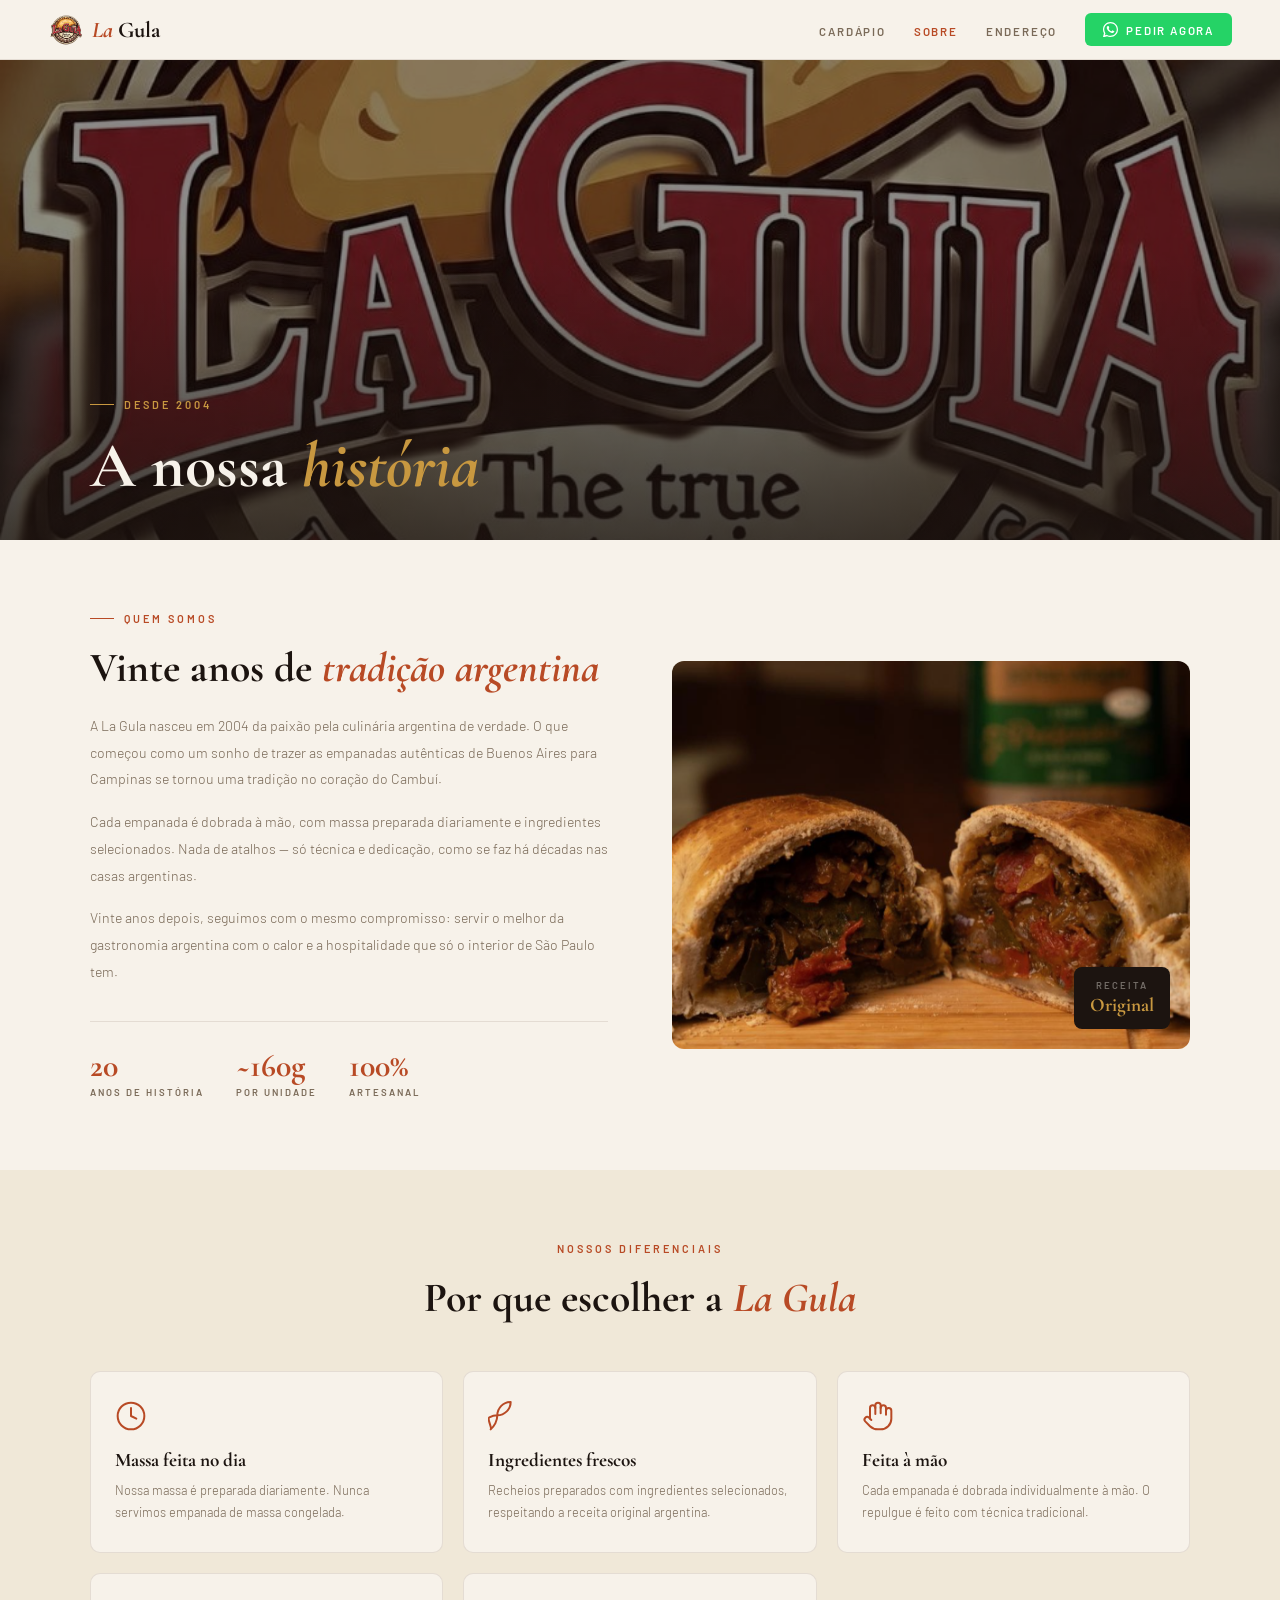
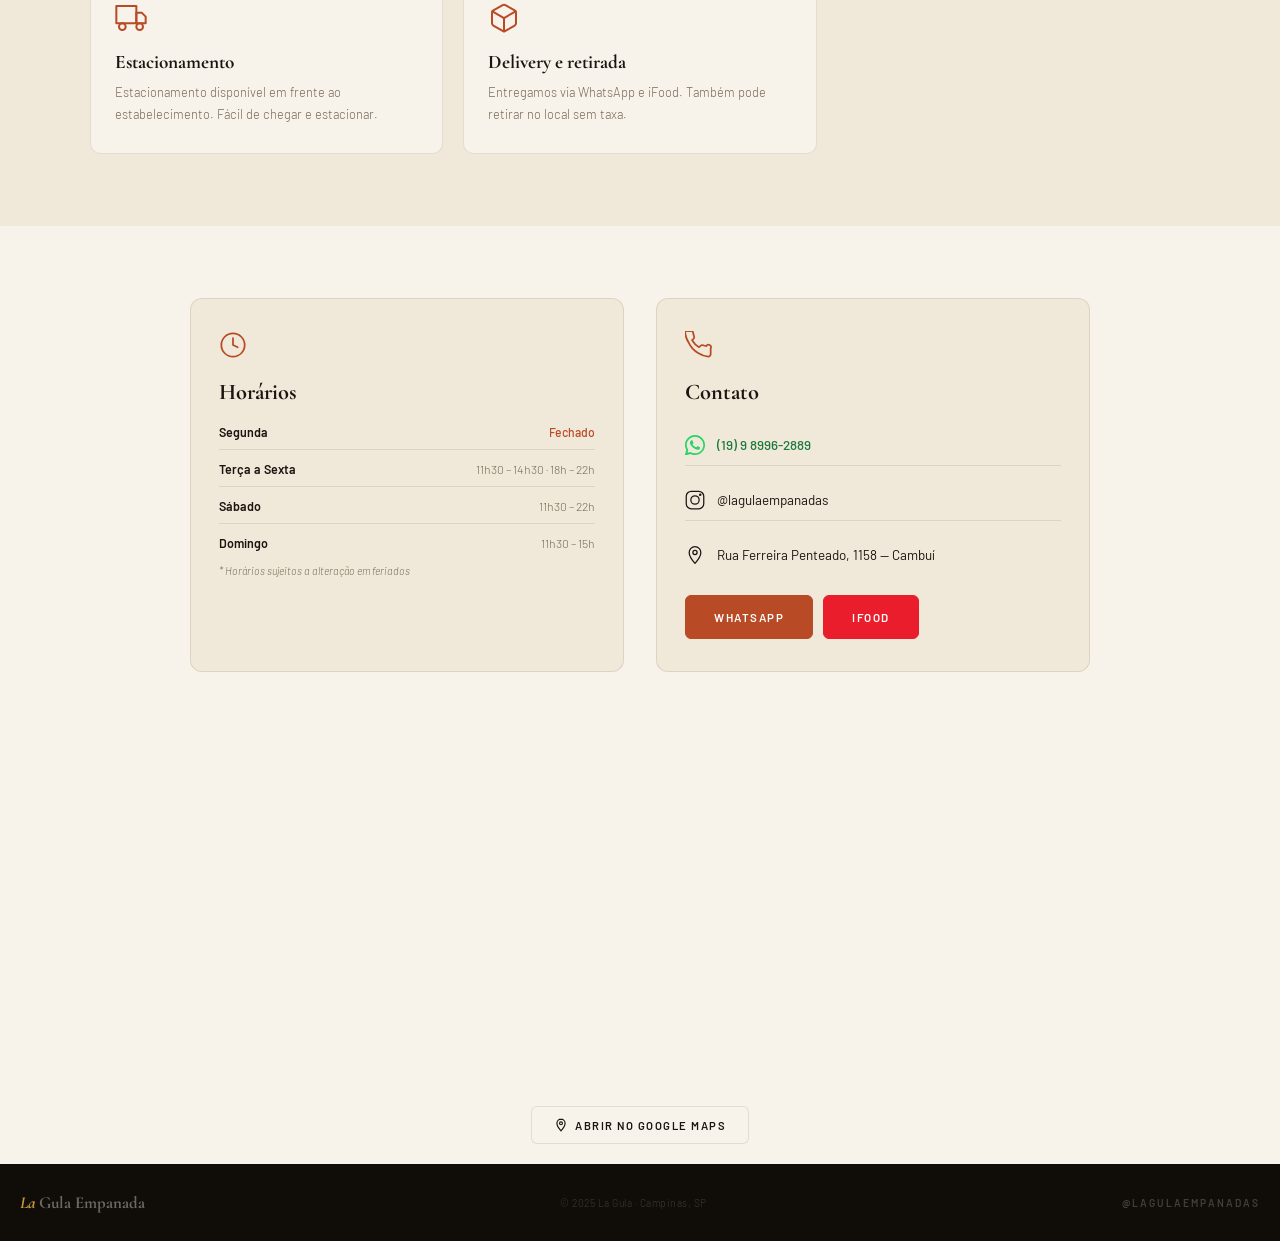
<file: sobre.html>
<!DOCTYPE html>
<html lang="pt-BR">
<head>
  <meta charset="utf-8"/>
  <meta name="viewport" content="width=device-width, initial-scale=1.0"/>
  <meta name="description" content="Sobre a La Gula Empanada — 20 anos de tradição em Campinas. Nossa história, horários e como chegar."/>
  <title>Sobre — La Gula Empanada</title>
  <link href="https://fonts.googleapis.com/css2?family=Cormorant+Garamond:ital,wght@0,400;0,600;0,700;1,400;1,600&family=Barlow:wght@300;400;500;600&display=swap" rel="stylesheet"/>
  <link rel="stylesheet" href="style.css"/>
  <link rel="stylesheet" href="sobre.css"/>
</head>
<body class="page-sobre">

  <!-- NAV -->
  <nav id="navbar">
    <a class="nav-logo-link" href="index.html">
      <img src="img/logo la gula sem fundo.png" alt="La Gula Empanada" class="nav-logo-img"/>
      <span class="nav-brand"><i>La</i> Gula</span>
    </a>
    <ul class="nav-links" id="nav-links">
      <li><a href="cardapio.html">Cardápio</a></li>
      <li><a href="sobre.html" class="nav-active">Sobre</a></li>
      <li><a href="index.html#onde">Endereço</a></li>
      <li>
        <a class="nav-wa" href="https://wa.me/5519989962889" target="_blank">
          <svg fill="#fff" height="15" viewBox="0 0 24 24" width="15"><path d="M17.472 14.382c-.297-.149-1.758-.867-2.03-.967-.273-.099-.471-.148-.67.15-.197.297-.767.966-.94 1.164-.173.199-.347.223-.644.075-.297-.15-1.255-.463-2.39-1.475-.883-.788-1.48-1.761-1.653-2.059-.173-.297-.018-.458.13-.606.134-.133.298-.347.446-.52.149-.174.198-.298.298-.497.099-.198.05-.371-.025-.52-.075-.149-.669-1.612-.916-2.207-.242-.579-.487-.5-.669-.51-.173-.008-.371-.01-.57-.01-.198 0-.52.074-.792.372-.272.297-1.04 1.016-1.04 2.479 0 1.462 1.065 2.875 1.213 3.074.149.198 2.096 3.2 5.077 4.487.709.306 1.262.489 1.694.625.712.227 1.36.195 1.871.118.571-.085 1.758-.719 2.006-1.413.248-.694.248-1.289.173-1.413-.074-.124-.272-.198-.57-.347z"/><path d="M12 0C5.373 0 0 5.373 0 12c0 2.132.558 4.13 1.532 5.866L.057 23.428a.75.75 0 00.921.921l5.57-1.476A11.952 11.952 0 0012 24c6.627 0 12-5.373 12-12S18.627 0 12 0zm0 22c-1.9 0-3.7-.502-5.264-1.38l-.376-.217-3.302.875.876-3.296-.222-.384A10 10 0 012 12C2 6.477 6.477 2 12 2s10 4.477 10 10-4.477 10-10 10z"/></svg>
          Pedir agora
        </a>
      </li>
    </ul>
    <button class="nav-hamburger" id="nav-hamburger" aria-label="Menu">
      <span></span><span></span><span></span>
    </button>
  </nav>

  <!-- HERO SOBRE -->
  <div class="sobre-hero">
    <img src="img/502741345_17845811643492120_8244883613130617748_n.jpg" alt="Ambiente La Gula" class="sobre-hero-img"/>
    <div class="sobre-hero-overlay">
      <div class="sobre-hero-inner">
        <div class="ew" style="color:var(--gold)">Desde 2004</div>
        <h1>A nossa <em>história</em></h1>
      </div>
    </div>
  </div>

  <!-- HISTÓRIA -->
  <section class="sobre-historia">
    <div class="sobre-historia-inner">
      <div class="sobre-historia-text">
        <div class="ew" style="color:var(--terra)">Quem somos</div>
        <h2>Vinte anos de <em>tradição argentina</em></h2>
        <p>A La Gula nasceu em 2004 da paixão pela culinária argentina de verdade. O que começou como um sonho de trazer as empanadas autênticas de Buenos Aires para Campinas se tornou uma tradição no coração do Cambuí.</p>
        <p>Cada empanada é dobrada à mão, com massa preparada diariamente e ingredientes selecionados. Nada de atalhos — só técnica e dedicação, como se faz há décadas nas casas argentinas.</p>
        <p>Vinte anos depois, seguimos com o mesmo compromisso: servir o melhor da gastronomia argentina com o calor e a hospitalidade que só o interior de São Paulo tem.</p>
        <div class="sobre-stats">
          <div class="sobre-stat">
            <div class="sobre-stat-num">20</div>
            <div class="sobre-stat-lbl">Anos de história</div>
          </div>
          <div class="sobre-stat">
            <div class="sobre-stat-num">~160g</div>
            <div class="sobre-stat-lbl">Por unidade</div>
          </div>
          <div class="sobre-stat">
            <div class="sobre-stat-num">100%</div>
            <div class="sobre-stat-lbl">Artesanal</div>
          </div>
        </div>
      </div>
      <div class="sobre-historia-img">
        <img src="img/Captura de tela 2026-03-31 213307.png" alt="Empanadas La Gula"/>
        <div class="sobre-badge">
          <span>Receita</span>
          <span class="sobre-badge-dest">Original</span>
        </div>
      </div>
    </div>
  </section>

  <!-- DIFERENCIAIS -->
  <section class="sobre-diferenciais">
    <div class="sobre-diferenciais-inner">
      <div class="ew" style="color:var(--terra);justify-content:center">Nossos diferenciais</div>
      <h2 style="text-align:center">Por que escolher a <em>La Gula</em></h2>
      <div class="diferenciais-grid">
        <div class="diferencial-card">
          <div class="diferencial-icon">
            <svg fill="none" stroke="var(--terra)" stroke-width="1.5" stroke-linecap="round" stroke-linejoin="round" viewBox="0 0 24 24" width="32" height="32"><circle cx="12" cy="12" r="10"/><polyline points="12 6 12 12 16 14"/></svg>
          </div>
          <h3>Massa feita no dia</h3>
          <p>Nossa massa é preparada diariamente. Nunca servimos empanada de massa congelada.</p>
        </div>
        <div class="diferencial-card">
          <div class="diferencial-icon">
            <svg fill="none" stroke="var(--terra)" stroke-width="1.5" stroke-linecap="round" stroke-linejoin="round" viewBox="0 0 24 24" width="32" height="32"><path d="M2 22c1.25-1.25 2.5-2.5 3.5-4.5s1.5-4 1.5-6c0-5.5 4.5-10 10-10 0 5.5-4.5 10-10 10-2 0-4 .5-6 1.5S3.25 20.75 2 22z"/></svg>
          </div>
          <h3>Ingredientes frescos</h3>
          <p>Recheios preparados com ingredientes selecionados, respeitando a receita original argentina.</p>
        </div>
        <div class="diferencial-card">
          <div class="diferencial-icon">
            <svg fill="none" stroke="var(--terra)" stroke-width="1.5" stroke-linecap="round" stroke-linejoin="round" viewBox="0 0 24 24" width="32" height="32"><path d="M18 11V6a2 2 0 0 0-2-2 2 2 0 0 0-2 2v0"/><path d="M14 10V4a2 2 0 0 0-2-2 2 2 0 0 0-2 2v2"/><path d="M10 10.5V6a2 2 0 0 0-2-2 2 2 0 0 0-2 2v8"/><path d="M18 8a2 2 0 1 1 4 0v6a8 8 0 0 1-8 8h-2c-2.8 0-4.5-.86-5.99-2.34l-3.6-3.6a2 2 0 0 1 2.83-2.82L7 15"/></svg>
          </div>
          <h3>Feita à mão</h3>
          <p>Cada empanada é dobrada individualmente à mão. O repulgue é feito com técnica tradicional.</p>
        </div>
        <div class="diferencial-card">
          <div class="diferencial-icon">
            <svg fill="none" stroke="var(--terra)" stroke-width="1.5" stroke-linecap="round" stroke-linejoin="round" viewBox="0 0 24 24" width="32" height="32"><rect x="1" y="3" width="15" height="13"/><polygon points="16 8 20 8 23 11 23 16 16 16 16 8"/><circle cx="5.5" cy="18.5" r="2.5"/><circle cx="18.5" cy="18.5" r="2.5"/></svg>
          </div>
          <h3>Estacionamento</h3>
          <p>Estacionamento disponível em frente ao estabelecimento. Fácil de chegar e estacionar.</p>
        </div>
        <div class="diferencial-card">
          <div class="diferencial-icon">
            <svg fill="none" stroke="var(--terra)" stroke-width="1.5" stroke-linecap="round" stroke-linejoin="round" viewBox="0 0 24 24" width="32" height="32"><path d="M21 16V8a2 2 0 0 0-1-1.73l-7-4a2 2 0 0 0-2 0l-7 4A2 2 0 0 0 3 8v8a2 2 0 0 0 1 1.73l7 4a2 2 0 0 0 2 0l7-4A2 2 0 0 0 21 16z"/><polyline points="3.27 6.96 12 12.01 20.73 6.96"/><line x1="12" y1="22.08" x2="12" y2="12"/></svg>
          </div>
          <h3>Delivery e retirada</h3>
          <p>Entregamos via WhatsApp e iFood. Também pode retirar no local sem taxa.</p>
        </div>
      </div>
    </div>
  </section>

  <!-- HORÁRIOS + CONTATO + MAPA -->
  <section class="sobre-local">
    <div class="sobre-local-inner">

      <!-- Horários -->
      <div class="local-card">
        <div class="local-card-icon">
          <svg fill="none" stroke="var(--terra)" stroke-linecap="round" stroke-linejoin="round" stroke-width="1.5" viewBox="0 0 24 24" width="28" height="28"><circle cx="12" cy="12" r="10"/><polyline points="12 6 12 12 16 14"/></svg>
        </div>
        <h3>Horários</h3>
        <div class="horarios-list">
          <div class="horario-row">
            <span class="horario-dia">Segunda</span>
            <span class="horario-fechado">Fechado</span>
          </div>
          <div class="horario-row">
            <span class="horario-dia">Terça a Sexta</span>
            <span class="horario-hora">11h30 – 14h30 · 18h – 22h</span>
          </div>
          <div class="horario-row">
            <span class="horario-dia">Sábado</span>
            <span class="horario-hora">11h30 – 22h</span>
          </div>
          <div class="horario-row">
            <span class="horario-dia">Domingo</span>
            <span class="horario-hora">11h30 – 15h</span>
          </div>
        </div>
        <div class="horario-obs">* Horários sujeitos a alteração em feriados</div>
      </div>

      <!-- Contato -->
      <div class="local-card">
        <div class="local-card-icon">
          <svg fill="none" stroke="var(--terra)" stroke-linecap="round" stroke-linejoin="round" stroke-width="1.5" viewBox="0 0 24 24" width="28" height="28"><path d="M22 16.92v3a2 2 0 01-2.18 2 19.79 19.79 0 01-8.63-3.07A19.5 19.5 0 013.07 9.81 19.79 19.79 0 01.06 1.18 2 2 0 012.05 0h3a2 2 0 012 1.72 12.84 12.84 0 00.7 2.81 2 2 0 01-.45 2.11L6.09 7.91a16 16 0 006 6l1.27-1.27a2 2 0 012.11-.45 12.84 12.84 0 002.81.7A2 2 0 0122 14.92z"/></svg>
        </div>
        <h3>Contato</h3>
        <div class="contato-list">
          <a href="https://wa.me/5519989962889" target="_blank" class="contato-item contato-wa">
            <svg fill="#25D366" height="20" viewBox="0 0 24 24" width="20"><path d="M17.472 14.382c-.297-.149-1.758-.867-2.03-.967-.273-.099-.471-.148-.67.15-.197.297-.767.966-.94 1.164-.173.199-.347.223-.644.075-.297-.15-1.255-.463-2.39-1.475-.883-.788-1.48-1.761-1.653-2.059-.173-.297-.018-.458.13-.606.134-.133.298-.347.446-.52.149-.174.198-.298.298-.497.099-.198.05-.371-.025-.52-.075-.149-.669-1.612-.916-2.207-.242-.579-.487-.5-.669-.51-.173-.008-.371-.01-.57-.01-.198 0-.52.074-.792.372-.272.297-1.04 1.016-1.04 2.479 0 1.462 1.065 2.875 1.213 3.074.149.198 2.096 3.2 5.077 4.487.709.306 1.262.489 1.694.625.712.227 1.36.195 1.871.118.571-.085 1.758-.719 2.006-1.413.248-.694.248-1.289.173-1.413-.074-.124-.272-.198-.57-.347z"/><path d="M12 0C5.373 0 0 5.373 0 12c0 2.132.558 4.13 1.532 5.866L.057 23.428a.75.75 0 00.921.921l5.57-1.476A11.952 11.952 0 0012 24c6.627 0 12-5.373 12-12S18.627 0 12 0zm0 22c-1.9 0-3.7-.502-5.264-1.38l-.376-.217-3.302.875.876-3.296-.222-.384A10 10 0 012 12C2 6.477 6.477 2 12 2s10 4.477 10 10-4.477 10-10 10z"/></svg>
            (19) 9 8996-2889
          </a>
          <a href="https://www.instagram.com/lagulaempanadas/" target="_blank" class="contato-item">
            <svg fill="none" height="20" viewBox="0 0 48 48" width="20"><rect height="42" rx="12" stroke="currentColor" stroke-width="3" width="42" x="3" y="3"/><circle cx="24" cy="24" r="10" stroke="currentColor" stroke-width="3"/><circle cx="36.5" cy="11.5" fill="currentColor" r="3"/></svg>
            @lagulaempanadas
          </a>
          <a href="https://maps.google.com/?q=Rua+Ferreira+Penteado+1158+Campinas+SP" target="_blank" class="contato-item">
            <svg fill="none" stroke="currentColor" stroke-linecap="round" stroke-linejoin="round" stroke-width="1.5" viewBox="0 0 24 24" width="20" height="20"><path d="M12 2C8.13 2 5 5.13 5 9c0 5.25 7 13 7 13s7-7.75 7-13c0-3.87-3.13-7-7-7z"/><circle cx="12" cy="9" r="2.5"/></svg>
            Rua Ferreira Penteado, 1158 — Cambuí
          </a>
        </div>
        <div style="display:flex;gap:10px;margin-top:20px;flex-wrap:wrap">
          <a href="https://wa.me/5519989962889" target="_blank" class="btn-fill" style="font-size:.72rem">WhatsApp</a>
          <a href="https://www.ifood.com.br/delivery/campinas-sp/la-gula-empanadas-centro/7aa0d3a9-ab33-4ba9-89a9-9ec043c8c229" target="_blank" rel="noopener" class="btn-fill" style="font-size:.72rem;background:#ea1d2c;border-color:#ea1d2c">iFood</a>
        </div>
      </div>

    </div>
  </section>

  <!-- MAPA -->
  <div class="sobre-mapa">
    <iframe allowfullscreen="" loading="lazy" referrerpolicy="no-referrer-when-downgrade"
      src="https://www.google.com/maps/embed?pb=!1m18!1m12!1m3!1d3674.7541865695!2d-47.06659642478565!3d-22.905226236143887!2m3!1f0!2f0!3f0!3m2!1i1024!2i768!4f13.1!3m3!1m2!1s0x94c8c8b4a1234567%3A0x0!2sR.+Ferreira+Penteado%2C+1158+-+Cambu%C3%AD%2C+Campinas+-+SP!5e0!3m2!1spt-BR!2sbr!4v1700000000000!5m2!1spt-BR!2sbr"
      title="La Gula Empanada no Google Maps">
    </iframe>
    <a class="map-open-btn" href="https://maps.google.com/?q=Rua+Ferreira+Penteado+1158+Campinas+SP" rel="noopener" target="_blank">
      <svg fill="none" height="14" stroke="currentColor" stroke-linecap="round" stroke-linejoin="round" stroke-width="2" viewBox="0 0 24 24" width="14"><path d="M12 2C8.13 2 5 5.13 5 9c0 5.25 7 13 7 13s7-7.75 7-13c0-3.87-3.13-7-7-7z"/><circle cx="12" cy="9" r="2.5"/></svg>
      Abrir no Google Maps
    </a>
  </div>

  <!-- FOOTER -->
  <footer>
    <a class="footer-brand" href="index.html"><i>La</i> Gula Empanada</a>
    <small>© 2025 La Gula · Campinas, SP</small>
    <a class="fi" href="https://www.instagram.com/lagulaempanadas/" target="_blank">@lagulaempanadas</a>
  </footer>

  <script src="nav.js"></script>
</body>
</html>
</file>
<file: style.css>
/* ── RESET & VARIÁVEIS ── */
*, *::before, *::after { box-sizing: border-box; margin: 0; padding: 0; }
:root {
  --ink: #1c1410; --cream: #f7f2ea; --warm: #f0e8d8;
  --terra: #b84a25; --terra-dk: #8f3519;
  --gold: #c89840; --muted: #7a6a58;
  --border: rgba(90,60,40,0.12);
  --nav-h: 60px;
}
html { scroll-behavior: smooth; }
body {
  font-family: 'Barlow', sans-serif;
  background: var(--cream);
  color: var(--ink);
  -webkit-font-smoothing: antialiased;
  overflow-x: hidden;
}
img { display: block; max-width: 100%; }
a { text-decoration: none; }

/* ── NAV ── */
nav {
  position: fixed; top: 0; left: 0; right: 0; z-index: 200;
  background: rgba(247,242,234,.97);
  backdrop-filter: blur(10px);
  border-bottom: 1px solid var(--border);
  display: flex; align-items: center; justify-content: space-between;
  padding: 0 20px; height: var(--nav-h);
  transition: box-shadow .2s;
}
nav.scrolled { box-shadow: 0 2px 20px rgba(28,20,16,.08); }

.nav-logo-link {
  display: flex; align-items: center; gap: 8px;
}
.nav-logo-img { height: 36px; width: auto; object-fit: contain; }
.nav-brand {
  font-family: 'Cormorant Garamond', serif;
  font-size: 1.4rem; font-weight: 700; color: var(--ink);
}
.nav-brand i { font-style: italic; color: var(--terra); }

.nav-links {
  display: flex; align-items: center; gap: 28px; list-style: none;
}
.nav-links a {
  font-size: .72rem; font-weight: 600; letter-spacing: 1.8px;
  text-transform: uppercase; color: var(--muted); transition: color .2s;
}
.nav-links a:hover { color: var(--ink); }
.nav-wa {
  display: flex; align-items: center; gap: 8px;
  background: #25D366; color: #fff !important;
  padding: 9px 18px; border-radius: 6px;
  font-size: .72rem; font-weight: 600; letter-spacing: 1px;
  text-transform: uppercase; transition: background .2s, transform .15s;
}
.nav-wa:hover { background: #1da851 !important; transform: translateY(-1px); }

.nav-hamburger {
  display: none; flex-direction: column; gap: 5px;
  background: none; border: none; cursor: pointer; padding: 6px;
}
.nav-hamburger span {
  display: block; width: 22px; height: 2px;
  background: var(--ink); border-radius: 2px;
  transition: transform .3s, opacity .3s;
}
.nav-hamburger.open span:nth-child(1) { transform: translateY(7px) rotate(45deg); }
.nav-hamburger.open span:nth-child(2) { opacity: 0; }
.nav-hamburger.open span:nth-child(3) { transform: translateY(-7px) rotate(-45deg); }

/* ── HERO ── */
.hero {
  margin-top: var(--nav-h);
  display: grid; grid-template-columns: 1fr 1fr;
  min-height: calc(100vh - var(--nav-h)); overflow: hidden;
}
.hero-left {
  background: var(--ink); display: flex; flex-direction: column;
  justify-content: center; padding: 64px 52px; position: relative; overflow: hidden;
}
.hero-left::before {
  content: ''; position: absolute; top: -100px; left: -100px;
  width: 400px; height: 400px; border-radius: 50%;
  border: 1px solid rgba(200,152,64,.07);
}
.ew {
  font-size: .68rem; letter-spacing: 3px; text-transform: uppercase;
  font-weight: 600; display: flex; align-items: center; gap: 10px; margin-bottom: 20px;
}
.ew::before { content: ''; display: block; width: 24px; height: 1px; background: currentColor; flex-shrink: 0; }
.hero-left .ew { color: var(--gold); }
.hero-h1 {
  font-family: 'Cormorant Garamond', serif;
  font-size: clamp(2.6rem, 4.5vw, 4rem); font-weight: 700;
  line-height: 1.08; color: var(--cream);
}
.hero-h1 em { font-style: italic; color: var(--gold); display: block; }
.hero-sub {
  font-size: .88rem; color: rgba(247,242,234,.5); line-height: 1.85;
  margin: 24px 0 36px; font-weight: 300; max-width: 360px;
}
.hero-actions { display: flex; gap: 12px; flex-wrap: wrap; }
.btn-fill {
  background: var(--terra); color: #fff; padding: 14px 28px; border-radius: 6px;
  font-size: .76rem; font-weight: 600; letter-spacing: 1.5px; text-transform: uppercase;
  border: 1.5px solid var(--terra); transition: background .2s, transform .15s;
}
.btn-fill:hover { background: var(--terra-dk); transform: translateY(-2px); }
.btn-ghost {
  border: 1.5px solid rgba(247,242,234,.2); color: rgba(247,242,234,.65);
  padding: 13px 24px; border-radius: 6px; font-size: .76rem; font-weight: 600;
  letter-spacing: 1.5px; text-transform: uppercase; transition: border-color .2s, color .2s;
}
.btn-ghost:hover { border-color: var(--gold); color: var(--gold); }
.btn-ifood { border-color: rgba(234,29,44,.5); color: #ea1d2c; }
.btn-ifood:hover { border-color: #ea1d2c; color: #ff4455; }
.hero-stats {
  margin-top: 48px; padding-top: 28px; border-top: 1px solid rgba(247,242,234,.07);
  display: flex; gap: 28px;
}
.stat-num {
  font-family: 'Cormorant Garamond', serif; font-size: 1.8rem;
  font-weight: 700; color: var(--cream); line-height: 1;
}
.stat-lbl {
  font-size: .6rem; letter-spacing: 2px; text-transform: uppercase;
  color: rgba(247,242,234,.28); margin-top: 4px; font-weight: 500;
}
.hero-right { position: relative; overflow: hidden; }
.hero-img { width: 100%; height: 100%; object-fit: cover; filter: saturate(.88) contrast(1.04); }
.hero-ov {
  position: absolute; inset: 0;
  background: linear-gradient(to right, rgba(28,20,16,.2) 0%, transparent 40%);
}
.hero-badge {
  position: absolute; bottom: 28px; left: 28px;
  background: rgba(247,242,234,.96); border-radius: 8px;
  padding: 14px 18px; border: 1px solid var(--border);
}
.hero-badge-t { font-family: 'Cormorant Garamond', serif; font-size: .95rem; font-weight: 700; color: var(--ink); }
.hero-badge-s { font-size: .65rem; color: var(--muted); margin-top: 3px; font-weight: 500; }

/* ── STRIP ── */
.strip {
  background: var(--terra); padding: 16px 20px;
  display: flex; align-items: center; justify-content: center;
  gap: 20px; flex-wrap: wrap;
}
.si { font-size: .63rem; letter-spacing: 2.5px; text-transform: uppercase; color: rgba(247,242,234,.85); font-weight: 600; white-space: nowrap; }
.si-link { text-decoration: none; transition: color .2s; }
.si-link:hover { color: #fff; }
.ss { color: rgba(247,242,234,.25); }

/* ── ABOUT ── */
.about { display: grid; grid-template-columns: 1fr 1fr; min-height: 440px; }
.about-img-wrap { overflow: hidden; }
.about-img { width: 100%; height: 100%; object-fit: cover; filter: saturate(.9); }
.about-text { padding: 64px 52px; background: var(--cream); display: flex; flex-direction: column; justify-content: center; }
.about-h2 { font-family: 'Cormorant Garamond', serif; font-size: clamp(1.8rem, 3vw, 2.6rem); font-weight: 700; line-height: 1.15; color: var(--ink); margin-top: 8px; }
.about-h2 em { font-style: italic; color: var(--terra); }
.about-p { font-size: .86rem; color: var(--muted); line-height: 1.9; margin: 18px 0 28px; font-weight: 300; }
.badges { display: flex; gap: 8px; flex-wrap: wrap; }
.badge { border: 1px solid var(--border); padding: 6px 12px; border-radius: 4px; font-size: .62rem; letter-spacing: 1.5px; text-transform: uppercase; font-weight: 600; color: var(--muted); }

/* ── CARDÁPIO — mobile-first ── */
.menu { padding: 64px 0 0; background: var(--warm); }
.menu-header { text-align: center; padding: 0 20px; margin-bottom: 32px; }
.menu-header .ew { justify-content: center; }
.menu-header .ew::before { display: none; }
.menu-header h2 { font-family: 'Cormorant Garamond', serif; font-size: clamp(1.8rem, 3.5vw, 2.6rem); font-weight: 700; color: var(--ink); margin-top: 8px; line-height: 1.15; }
.menu-header h2 em { font-style: italic; color: var(--terra); }
.menu-intro { font-size: .82rem; color: var(--muted); margin-top: 12px; line-height: 1.8; font-weight: 300; }

/* Tabs — scroll horizontal no mobile */
.tabs-wrap {
  overflow-x: auto; -webkit-overflow-scrolling: touch;
  scrollbar-width: none; padding: 0 20px 0;
  margin-bottom: 28px;
}
.tabs-wrap::-webkit-scrollbar { display: none; }
.tabs {
  display: inline-flex; gap: 6px; min-width: max-content;
  padding-bottom: 2px;
}
.tab {
  padding: 8px 20px; border: 1px solid rgba(90,60,40,.2);
  background: transparent; cursor: pointer;
  font-family: 'Barlow', sans-serif; font-size: .68rem; font-weight: 600;
  letter-spacing: 1.5px; text-transform: uppercase; color: var(--muted);
  border-radius: 4px; transition: all .18s; white-space: nowrap;
}
.tab:hover { border-color: var(--terra); color: var(--terra); }
.tab.on { background: var(--ink); border-color: var(--ink); color: var(--cream); }

/* Grid de cards */
.menu-grid { padding: 0 16px 32px; max-width: 1100px; margin: 0 auto; }

.menu-category { margin-bottom: 48px; }
.menu-category:last-child { margin-bottom: 0; }
.menu-cat-header {
  display: flex; align-items: baseline; gap: 12px;
  margin-bottom: 20px; padding: 0 4px 16px;
  border-bottom: 1px solid var(--border);
}
.menu-cat-eyebrow { font-size: .58rem; letter-spacing: 3px; text-transform: uppercase; font-weight: 600; color: var(--terra); flex-shrink: 0; }
.menu-cat-title { font-family: 'Cormorant Garamond', serif; font-size: 1.5rem; font-weight: 700; color: var(--ink); line-height: 1; }
.menu-cat-note { font-size: .7rem; color: var(--muted); font-weight: 400; margin-left: auto; font-style: italic; text-align: right; }

/* Cards grid — 1 coluna mobile, mais no desktop */
.cards-grid {
  display: grid;
  grid-template-columns: 1fr;
  gap: 12px;
}

/* Card base */
.menu-card {
  background: var(--cream); border: 1px solid var(--border); border-radius: 10px;
  display: flex; align-items: center; gap: 0;
  position: relative; overflow: hidden;
  transition: box-shadow .2s, transform .2s, border-color .2s;
  animation: card-in .3s ease both;
}
.menu-card::before {
  content: ''; position: absolute; top: 0; left: 0; bottom: 0; width: 3px;
  background: var(--terra); transform: scaleY(0); transform-origin: top;
  transition: transform .25s ease;
}
.menu-card:hover { box-shadow: 0 6px 24px rgba(28,20,16,.08); transform: translateY(-2px); border-color: rgba(184,74,37,.2); }
.menu-card:hover::before { transform: scaleY(1); }

/* Card sem foto — layout horizontal no mobile */
.menu-card-body {
  padding: 18px 18px 18px 22px;
  display: flex; flex-direction: column; gap: 6px; flex: 1;
}
.menu-card-top { display: flex; align-items: flex-start; justify-content: space-between; gap: 8px; }
.menu-card-tag {
  font-size: .56rem; letter-spacing: 1.8px; text-transform: uppercase;
  font-weight: 600; color: var(--terra); background: rgba(184,74,37,.08);
  padding: 3px 7px; border-radius: 3px; white-space: nowrap;
}
.menu-card-price {
  font-family: 'Cormorant Garamond', serif; font-size: 1.25rem;
  font-weight: 700; color: var(--terra); white-space: nowrap; line-height: 1;
}
.menu-card-name {
  font-family: 'Cormorant Garamond', serif; font-size: 1.1rem;
  font-weight: 700; color: var(--ink); line-height: 1.2;
}
.menu-card-desc { font-size: .76rem; color: var(--muted); line-height: 1.6; font-weight: 300; }

/* Card com foto */
.menu-card.has-photo { flex-direction: column; align-items: stretch; }
.menu-card-photo { width: 100%; aspect-ratio: 16/9; overflow: hidden; background: var(--warm); flex-shrink: 0; }
.menu-card-photo img { width: 100%; height: 100%; object-fit: cover; transition: transform .4s ease; filter: saturate(.9); }
.menu-card.has-photo:hover .menu-card-photo img { transform: scale(1.04); }
.menu-card.has-photo .menu-card-body { padding: 16px 18px 18px; }
.menu-card.has-photo::before { top: 0; bottom: auto; left: 0; right: 0; height: 3px; width: auto; transform-origin: left; transform: scaleX(0); }
.menu-card.has-photo:hover::before { transform: scaleX(1); }

/* CTA flutuante no mobile */
.menu-wa-float {
  position: sticky; bottom: 0; left: 0; right: 0;
  padding: 12px 16px 16px;
  background: linear-gradient(to top, var(--warm) 80%, transparent);
  z-index: 50;
}
.btn-wa-float {
  display: flex; align-items: center; justify-content: center; gap: 10px;
  background: #25D366; color: #fff; width: 100%;
  padding: 15px; border-radius: 8px;
  font-size: .78rem; font-weight: 600; letter-spacing: 1px; text-transform: uppercase;
  box-shadow: 0 4px 20px rgba(37,211,102,.3);
  transition: background .2s, transform .15s;
}
.btn-wa-float:hover { background: #1da851; transform: translateY(-1px); }

/* Loading */
.menu-loading { display: flex; align-items: center; justify-content: center; gap: 8px; padding: 60px 0; }
.loading-dot { width: 7px; height: 7px; border-radius: 50%; background: var(--terra); opacity: .3; animation: pulse-dot 1.2s ease-in-out infinite; }
.loading-dot:nth-child(2) { animation-delay: .2s; }
.loading-dot:nth-child(3) { animation-delay: .4s; }
@keyframes pulse-dot { 0%,80%,100%{transform:scale(1);opacity:.3} 40%{transform:scale(1.4);opacity:1} }
@keyframes card-in { from{opacity:0;transform:translateY(14px)} to{opacity:1;transform:translateY(0)} }

.menu-error { text-align: center; padding: 32px 24px; background: #fff; border: 1px solid var(--border); border-radius: 8px; color: var(--muted); font-size: .82rem; line-height: 1.7; margin: 0 4px; }
.menu-error strong { color: var(--terra); display: block; margin-bottom: 6px; font-family: 'Cormorant Garamond', serif; font-size: 1.1rem; }

/* ── CTA PEDIDO ── */
.cta { display: grid; grid-template-columns: 1fr 1fr; overflow: hidden; }
.cta-img-side { position: relative; min-height: 480px; overflow: hidden; }
.cta-img { width: 100%; height: 100%; object-fit: cover; filter: saturate(.75) brightness(.65); }
.cta-quote { position: absolute; inset: 0; display: flex; flex-direction: column; justify-content: flex-end; padding: 48px; }
.cta-quote blockquote { font-family: 'Cormorant Garamond', serif; font-size: 1.6rem; font-style: italic; font-weight: 600; color: var(--cream); line-height: 1.25; max-width: 280px; margin-bottom: 14px; }
.cta-quote cite { font-size: .63rem; letter-spacing: 2px; text-transform: uppercase; color: rgba(247,242,234,.4); font-style: normal; font-weight: 600; }
.cta-right { background: var(--ink); display: flex; flex-direction: column; justify-content: center; padding: 64px 52px; }
.cta-right .ew { color: var(--gold); margin-bottom: 16px; }
.cta-h2 { font-family: 'Cormorant Garamond', serif; font-size: clamp(2rem,3.5vw,2.8rem); font-weight: 700; color: var(--cream); line-height: 1.1; margin-bottom: 16px; }
.cta-h2 em { font-style: italic; color: var(--gold); }
.cta-p { font-size: .86rem; color: rgba(247,242,234,.4); line-height: 1.85; font-weight: 300; margin-bottom: 36px; max-width: 320px; }
.cta-stack { display: flex; flex-direction: column; gap: 12px; align-items: flex-start; }
.btn-wa { display: inline-flex; align-items: center; gap: 12px; background: #25D366; color: #fff; padding: 16px 32px; border-radius: 8px; font-size: .8rem; font-weight: 600; letter-spacing: 1.5px; text-transform: uppercase; transition: background .2s, transform .15s; box-shadow: 0 6px 24px rgba(37,211,102,.18); }
.btn-wa:hover { background: #1da851; transform: translateY(-2px); }
.cta-alt { font-size: .68rem; color: rgba(247,242,234,.28); }
.cta-alt a { color: rgba(247,242,234,.4); border-bottom: 1px solid rgba(247,242,234,.15); padding-bottom: 1px; transition: color .2s; }
.cta-alt a:hover { color: rgba(247,242,234,.7); }

/* ── B2B ── */
.b2b { background: var(--ink); padding: 80px 20px; }
.b2b-inner { max-width: 1100px; margin: 0 auto; display: grid; grid-template-columns: 1fr 1fr; gap: 64px; align-items: start; }
.b2b-left .ew { color: var(--gold); }
.b2b-h2 { font-family: 'Cormorant Garamond', serif; font-size: clamp(1.8rem,3.5vw,2.6rem); font-weight: 700; color: var(--cream); line-height: 1.15; margin-top: 8px; margin-bottom: 18px; }
.b2b-h2 em { font-style: italic; color: var(--gold); }
.b2b-p { font-size: .84rem; color: rgba(247,242,234,.45); line-height: 1.9; font-weight: 300; margin-bottom: 32px; }
.b2b-feats { display: flex; flex-direction: column; gap: 20px; margin-bottom: 36px; }
.b2b-feat { display: flex; gap: 14px; align-items: flex-start; }
.b2b-feat-icon { width: 38px; height: 38px; border-radius: 7px; border: 1px solid rgba(200,152,64,.2); display: flex; align-items: center; justify-content: center; flex-shrink: 0; background: rgba(200,152,64,.05); }
.b2b-feat-title { font-size: .82rem; font-weight: 600; color: var(--cream); margin-bottom: 2px; }
.b2b-feat-desc { font-size: .73rem; color: rgba(247,242,234,.35); font-weight: 300; line-height: 1.5; }
.btn-b2b { display: inline-flex; align-items: center; gap: 10px; background: #25D366; color: #fff; padding: 14px 28px; border-radius: 8px; font-size: .76rem; font-weight: 600; letter-spacing: 1.5px; text-transform: uppercase; transition: background .2s, transform .15s; box-shadow: 0 6px 24px rgba(37,211,102,.15); }
.btn-b2b:hover { background: #1da851; transform: translateY(-2px); }
.b2b-stat-grid { display: grid; grid-template-columns: 1fr 1fr; gap: 1px; background: rgba(247,242,234,.06); border: 1px solid rgba(247,242,234,.06); margin-bottom: 28px; }
.b2b-stat { background: rgba(247,242,234,.03); padding: 24px 20px; }
.b2b-stat-num { font-family: 'Cormorant Garamond', serif; font-size: 2rem; font-weight: 700; color: var(--gold); line-height: 1; }
.b2b-stat-lbl { font-size: .6rem; letter-spacing: 2px; text-transform: uppercase; color: rgba(247,242,234,.28); margin-top: 5px; font-weight: 500; }
.b2b-use-cases { border: 1px solid rgba(247,242,234,.07); border-radius: 8px; padding: 20px 24px; margin-bottom: 20px; }
.b2b-uc-title { font-size: .6rem; letter-spacing: 2.5px; text-transform: uppercase; font-weight: 600; color: var(--gold); margin-bottom: 12px; }
.b2b-uc-list { list-style: none; display: flex; flex-direction: column; gap: 9px; }
.b2b-uc-list li { font-size: .8rem; color: rgba(247,242,234,.5); font-weight: 300; padding-left: 16px; position: relative; }
.b2b-uc-list li::before { content: '—'; position: absolute; left: 0; color: var(--terra); font-size: .68rem; }
.b2b-cta-note { font-size: .76rem; color: rgba(247,242,234,.25); line-height: 1.7; font-weight: 300; }
.b2b-cta-note span { color: rgba(247,242,234,.15); }

/* ── INSTAGRAM ── */
.insta { padding: 80px 20px; background: var(--cream); }
.insta-wrap { max-width: 1100px; margin: 0 auto; }
.sh { text-align: center; }
.sh h2 { font-family: 'Cormorant Garamond', serif; font-size: clamp(1.8rem,3.5vw,2.6rem); font-weight: 700; color: var(--ink); margin-top: 8px; }
.sh h2 em { font-style: italic; color: var(--terra); }
.behold-embed { display: none; }
.behold-embed.ativo { display: block; }
.carousel-outer { position: relative; overflow: hidden; border-radius: 8px; touch-action: pan-y; }
.carousel-track { display: flex; gap: 3px; transition: transform .4s cubic-bezier(.4,0,.2,1); }
.carousel-slide { flex: 0 0 calc(33.333% - 2px); aspect-ratio: 1; overflow: hidden; background: var(--warm); cursor: pointer; }
.carousel-slide img { width: 100%; height: 100%; object-fit: cover; transition: transform .4s; filter: saturate(.9); }
.carousel-slide:hover img { transform: scale(1.04); }
.carousel-nav { display: flex; align-items: center; justify-content: space-between; margin-top: 16px; }
.carousel-dots { display: flex; gap: 5px; }
.carousel-dot { width: 6px; height: 6px; border-radius: 50%; background: rgba(90,60,40,.2); cursor: pointer; transition: background .2s; }
.carousel-dot.on { background: var(--terra); width: 18px; border-radius: 3px; }
.carousel-btn { width: 38px; height: 38px; border-radius: 50%; border: 1px solid var(--border); background: transparent; cursor: pointer; display: flex; align-items: center; justify-content: center; transition: border-color .2s, background .2s; }
.carousel-btn:hover { border-color: var(--terra); background: var(--warm); }
.carousel-btns { display: flex; gap: 6px; }
.insta-cta { display: flex; align-items: center; justify-content: space-between; margin-top: 28px; flex-wrap: wrap; gap: 14px; }
.insta-handle { font-family: 'Cormorant Garamond', serif; font-size: 1.15rem; font-weight: 600; color: var(--ink); }
.insta-handle span { color: var(--muted); font-weight: 400; font-size: .88rem; margin-left: 6px; font-family: 'Barlow', sans-serif; }
.btn-insta { display: inline-flex; align-items: center; gap: 8px; border: 1.5px solid var(--border); color: var(--ink); padding: 11px 22px; border-radius: 6px; font-size: .7rem; font-weight: 600; letter-spacing: 1.5px; text-transform: uppercase; transition: border-color .2s, background .2s; }
.btn-insta:hover { border-color: var(--ink); background: var(--warm); }

/* ── GALERIA / CARROSSEL ── */
.galeria-section { background: var(--warm); padding: 72px 24px; }
.galeria-inner { max-width: 900px; margin: 0 auto; }
.galeria-inner h2 {
  font-family: 'Cormorant Garamond', serif;
  font-size: clamp(1.8rem, 3.5vw, 2.6rem); font-weight: 700;
  color: var(--ink); line-height: 1.15; margin-top: 8px; margin-bottom: 36px;
}
.galeria-inner h2 em { font-style: italic; color: var(--terra); }

.carrossel-wrap {
  display: flex; align-items: center; gap: 16px;
}
.carrossel-viewport {
  flex: 1; overflow: hidden;
}
.carrossel-track {
  display: flex;
  gap: 14px;
  transition: transform 0.5s cubic-bezier(.4,0,.2,1);
}
.carrossel-slide {
  flex: 0 0 calc((100% - 28px) / 3);
  aspect-ratio: 4/3;
  border-radius: 10px;
  overflow: hidden;
}
.carrossel-slide img {
  width: 100%; height: 100%;
  object-fit: cover; display: block;
  transition: transform 0.4s;
}
.carrossel-slide:hover img { transform: scale(1.04); }
@media (max-width: 700px) {
  .carrossel-slide { flex: 0 0 100%; }
}
.carrossel-btn {
  flex-shrink: 0;
  width: 44px; height: 44px;
  border-radius: 50%;
  border: 1px solid var(--border);
  background: var(--cream);
  color: var(--ink);
  cursor: pointer;
  display: flex; align-items: center; justify-content: center;
  transition: background .2s, border-color .2s;
}
.carrossel-btn:hover { background: var(--ink); color: var(--cream); border-color: var(--ink); }

.carrossel-dots {
  display: flex; justify-content: center; gap: 8px;
  margin-top: 20px;
}
.carrossel-dot {
  width: 8px; height: 8px;
  border-radius: 50%;
  border: none;
  background: rgba(28,20,16,.2);
  cursor: pointer;
  transition: background .2s, transform .2s;
  padding: 0;
}
.carrossel-dot.active { background: var(--terra); transform: scale(1.3); }

/* ── ENDEREÇO ── */
.addr-section { display: grid; grid-template-columns: 1fr 1fr; background: var(--warm); }
.addr-left { padding: 72px 52px; display: flex; flex-direction: column; justify-content: center; }
.addr-left .ew { color: var(--terra); }
.addr-h2 { font-family: 'Cormorant Garamond', serif; font-size: 1.7rem; font-weight: 700; color: var(--ink); margin-top: 8px; margin-bottom: 28px; line-height: 1.25; }
.maps-cta { display: flex; align-items: center; gap: 14px; background: var(--ink); color: var(--cream); padding: 18px 24px; border-radius: 8px; transition: background .2s, transform .15s; margin-bottom: 32px; width: fit-content; }
.maps-cta:hover { background: #2d2118; transform: translateY(-2px); }
.maps-cta-body { display: flex; flex-direction: column; }
.maps-cta-label { font-size: .58rem; letter-spacing: 2px; text-transform: uppercase; font-weight: 600; color: rgba(247,242,234,.35); margin-bottom: 2px; }
.maps-cta-main { font-size: .92rem; font-weight: 500; color: var(--cream); }
.maps-cta-sub { font-size: .7rem; color: rgba(247,242,234,.45); margin-top: 2px; }
.maps-arrow { opacity: .4; flex-shrink: 0; }
.addr-rows { display: flex; flex-direction: column; gap: 20px; }
.ar { display: flex; gap: 12px; align-items: flex-start; }
.ai { width: 15px; height: 15px; flex-shrink: 0; margin-top: 2px; opacity: .4; }
.al { font-size: .6rem; letter-spacing: 2px; text-transform: uppercase; font-weight: 600; color: var(--muted); margin-bottom: 2px; }
.av { font-size: .86rem; color: var(--ink); line-height: 1.6; }
.av a { color: var(--terra); }
.h-dia { display: inline-block; margin-right: 12px; font-size: .82rem; color: var(--ink); white-space: nowrap; }
.h-dia b { color: var(--terra); margin-right: 4px; font-weight: 600; }
.map-side { position: relative; overflow: hidden; min-height: 420px; }
.map-side iframe { width: 100%; height: 100%; border: none; filter: grayscale(25%) contrast(1.05); position: absolute; inset: 0; }
.map-open-btn { position: absolute; bottom: 20px; left: 50%; transform: translateX(-50%); background: rgba(247,242,234,.95); border-radius: 6px; padding: 11px 22px; display: inline-flex; align-items: center; gap: 7px; font-size: .7rem; font-weight: 600; letter-spacing: 1.5px; text-transform: uppercase; color: var(--ink); border: 1px solid var(--border); transition: background .2s, transform .15s; white-space: nowrap; }
.map-open-btn:hover { background: #fff; transform: translateX(-50%) translateY(-2px); }

/* ── FOOTER ── */
footer { background: #100d09; padding: 28px 20px; display: flex; align-items: center; justify-content: space-between; flex-wrap: wrap; gap: 14px; }
.footer-brand { font-family: 'Cormorant Garamond', serif; font-size: 1.05rem; font-weight: 700; color: rgba(247,242,234,.4); }
.footer-brand i { font-style: italic; color: var(--gold); }
footer small { font-size: .64rem; color: rgba(247,242,234,.15); letter-spacing: .5px; }
.fi { font-size: .64rem; letter-spacing: 2px; text-transform: uppercase; font-weight: 600; color: rgba(247,242,234,.22); transition: color .2s; }
.fi:hover { color: var(--gold); }

/* ── RESPONSIVE ── */

/* Tablet */
@media (min-width: 600px) {
  .cards-grid { grid-template-columns: repeat(2, 1fr); }
  .menu-wa-float { display: none; }
  .carousel-slide { flex: 0 0 calc(33.333% - 2px); }
}

/* Desktop */
@media (min-width: 960px) {
  nav { padding: 0 48px; }
  .nav-hamburger { display: none; }
  .nav-links { display: flex !important; position: static; flex-direction: row; background: none; padding: 0; border: none; box-shadow: none; }

  .cards-grid { grid-template-columns: repeat(3, 1fr); }
  .menu { padding: 80px 0 0; }
  .menu-grid { padding: 0 32px 48px; }
  .tabs-wrap { padding: 0 32px 0; }
  .menu-wa-float { display: none; }
}

/* Mobile — nav mobile menu */
@media (max-width: 959px) {
  .nav-hamburger { display: flex; }
  .nav-links {
    display: none; position: fixed; top: var(--nav-h); left: 0; right: 0;
    flex-direction: column; align-items: flex-start;
    background: rgba(247,242,234,.98); backdrop-filter: blur(12px);
    padding: 20px 24px 28px; gap: 4px;
    border-bottom: 1px solid var(--border);
    box-shadow: 0 8px 32px rgba(28,20,16,.1);
  }
  .nav-links.open { display: flex; }
  .nav-links li { width: 100%; }
  .nav-links a { display: block; padding: 12px 0; font-size: .8rem; border-bottom: 1px solid var(--border); }
  .nav-links li:last-child a { border-bottom: none; padding-top: 16px; }
  .nav-wa { justify-content: center; border-radius: 8px; }

  .hero { grid-template-columns: 1fr; min-height: auto; }
  .hero-left { padding: 48px 24px; min-height: 70vw; }
  .hero-right { height: 56vw; min-height: 260px; }
  .hero-stats { gap: 20px; }
  .hero-badge { bottom: 16px; left: 16px; padding: 10px 14px; }

  .about { grid-template-columns: 1fr; }
  .about-img-wrap { height: 52vw; max-height: 300px; }
  .about-text { padding: 40px 24px; }

  .cta { grid-template-columns: 1fr; }
  .cta-img-side { height: 52vw; min-height: 220px; }
  .cta-right { padding: 48px 24px; }

  .b2b { padding: 60px 20px; }
  .b2b-inner { grid-template-columns: 1fr; gap: 40px; }

  .addr-section { grid-template-columns: 1fr; }
  .addr-left { padding: 48px 24px; }
  .map-side { height: 64vw; min-height: 280px; }

  .strip { gap: 12px; padding: 12px 16px; }
  .ss { display: none; }
}

/* Telas muito pequenas */
@media (max-width: 400px) {
  .hero-h1 { font-size: 2.2rem; }
  .cards-grid { grid-template-columns: 1fr; }
  .carousel-slide { flex: 0 0 82%; }
}

/* ── NOVOS ELEMENTOS GLOBAIS ── */
.fab-cardapio {
  position: fixed; bottom: 24px; right: 20px; z-index: 150;
  display: flex; align-items: center; gap: 8px;
  background: var(--terra); color: #fff;
  padding: 12px 20px; border-radius: 50px;
  font-size: .72rem; font-weight: 600; letter-spacing: 1.5px;
  text-transform: uppercase; text-decoration: none;
  box-shadow: 0 4px 20px rgba(184,74,37,.35);
  transition: background .2s, transform .2s, box-shadow .2s;
}
.fab-cardapio:hover { background: var(--terra-dk); transform: translateY(-3px); box-shadow: 0 8px 28px rgba(184,74,37,.4); }

.cardapio-cta-section { background: var(--ink); padding: 64px 24px; }
.cardapio-cta-inner { max-width: 1100px; margin: 0 auto; display: flex; align-items: center; justify-content: space-between; gap: 32px; flex-wrap: wrap; }
.cardapio-cta-text .ew { color: var(--terra); }
.cardapio-cta-text h2 { font-family: 'Cormorant Garamond', serif; font-size: clamp(1.8rem, 3vw, 2.4rem); font-weight: 700; color: var(--cream); line-height: 1.15; margin-top: 8px; }
.cardapio-cta-text h2 em { font-style: italic; color: var(--gold); }
.cardapio-cta-text p { font-size: .86rem; color: rgba(247,242,234,.4); line-height: 1.8; margin-top: 10px; font-weight: 300; max-width: 400px; }
.btn-cardapio { display: inline-flex; align-items: center; gap: 10px; background: var(--terra); color: #fff; padding: 16px 32px; border-radius: 8px; font-size: .78rem; font-weight: 600; letter-spacing: 1.5px; text-transform: uppercase; white-space: nowrap; transition: background .2s, transform .15s; flex-shrink: 0; }
.btn-cardapio:hover { background: var(--terra-dk); transform: translateY(-2px); }

.btn-sobre { display: inline-flex; align-items: center; gap: 8px; margin-top: 24px; border: 1.5px solid var(--border); color: var(--muted); padding: 11px 22px; border-radius: 6px; font-size: .72rem; font-weight: 600; letter-spacing: 1.5px; text-transform: uppercase; transition: border-color .2s, color .2s; }
.btn-sobre:hover { border-color: var(--terra); color: var(--terra); }

.nav-active { color: var(--terra) !important; }

@media (max-width: 959px) {
  .fab-cardapio { bottom: 20px; right: 16px; padding: 11px 16px; font-size: .68rem; }
  .cardapio-cta-inner { flex-direction: column; align-items: flex-start; }
  .btn-cardapio { width: 100%; justify-content: center; }
}
</file>
<file: sobre.css>
/* ── SOBRE PAGE ── */

.sobre-hero {
  position: relative; height: 56vw; max-height: 480px;
  min-height: 280px; margin-top: var(--nav-h); overflow: hidden;
}
.sobre-hero-img {
  width: 100%; height: 100%; object-fit: cover;
  filter: brightness(.55) saturate(.8);
}
.sobre-hero-overlay {
  position: absolute; inset: 0;
  display: flex; align-items: flex-end;
  background: linear-gradient(to top, rgba(28,20,16,.7) 0%, transparent 60%);
  padding: 40px 24px;
}
.sobre-hero-inner { max-width: 1100px; margin: 0 auto; width: 100%; }
.sobre-hero-inner .ew { color: var(--gold) !important; }
.sobre-hero-inner .ew::before { background: var(--gold); }
.sobre-hero-inner h1 {
  font-family: 'Cormorant Garamond', serif;
  font-size: clamp(2.4rem, 6vw, 4rem); font-weight: 700;
  color: var(--cream); line-height: 1.08; margin-top: 10px;
}
.sobre-hero-inner h1 em { font-style: italic; color: var(--gold); }

/* História */
.sobre-historia { padding: 72px 24px; background: var(--cream); }
.sobre-historia-inner {
  max-width: 1100px; margin: 0 auto;
  display: grid; grid-template-columns: 1fr 1fr; gap: 64px; align-items: center;
}
.sobre-historia-text .ew { color: var(--terra); }
.sobre-historia-text h2 {
  font-family: 'Cormorant Garamond', serif;
  font-size: clamp(1.8rem, 3.5vw, 2.6rem); font-weight: 700;
  color: var(--ink); line-height: 1.15; margin-top: 8px; margin-bottom: 20px;
}
.sobre-historia-text h2 em { font-style: italic; color: var(--terra); }
.sobre-historia-text p {
  font-size: .88rem; color: var(--muted); line-height: 1.9;
  font-weight: 300; margin-bottom: 16px;
}
.sobre-historia-text p:last-of-type { margin-bottom: 0; }

.sobre-stats {
  display: flex; gap: 32px; margin-top: 36px;
  padding-top: 28px; border-top: 1px solid var(--border);
}
.sobre-stat-num {
  font-family: 'Cormorant Garamond', serif; font-size: 2rem;
  font-weight: 700; color: var(--terra); line-height: 1;
}
.sobre-stat-lbl {
  font-size: .6rem; letter-spacing: 2px; text-transform: uppercase;
  color: var(--muted); margin-top: 4px; font-weight: 600;
}

.sobre-historia-img {
  position: relative; border-radius: 12px; overflow: hidden;
}
.sobre-historia-img img {
  width: 100%; aspect-ratio: 4/3; object-fit: cover;
  filter: saturate(.9); display: block;
}
.sobre-badge {
  position: absolute; bottom: 20px; right: 20px;
  background: var(--ink); border-radius: 8px; padding: 12px 16px;
  text-align: center;
}
.sobre-badge span {
  display: block; font-size: .6rem; letter-spacing: 2px;
  text-transform: uppercase; color: rgba(247,242,234,.4); font-weight: 600;
}
.sobre-badge-dest {
  font-family: 'Cormorant Garamond', serif !important;
  font-size: 1.2rem !important; font-weight: 700 !important;
  color: var(--gold) !important; letter-spacing: 0 !important;
  text-transform: none !important; margin-top: 2px;
}

/* Diferenciais */
.sobre-diferenciais { padding: 72px 24px; background: var(--warm); }
.sobre-diferenciais-inner { max-width: 1100px; margin: 0 auto; }
.sobre-diferenciais-inner .ew { justify-content: center; }
.sobre-diferenciais-inner .ew::before { display: none; }
.sobre-diferenciais-inner h2 {
  font-family: 'Cormorant Garamond', serif;
  font-size: clamp(1.8rem, 3.5vw, 2.6rem); font-weight: 700;
  color: var(--ink); line-height: 1.15; margin-top: 8px; margin-bottom: 48px;
}
.sobre-diferenciais-inner h2 em { font-style: italic; color: var(--terra); }

.diferenciais-grid {
  display: grid; grid-template-columns: repeat(auto-fill, minmax(280px, 1fr));
  gap: 20px;
}
.diferencial-card {
  background: var(--cream); border: 1px solid var(--border);
  border-radius: 10px; padding: 28px 24px;
  transition: box-shadow .2s, transform .2s;
}
.diferencial-card:hover {
  box-shadow: 0 8px 28px rgba(28,20,16,.08); transform: translateY(-3px);
}
.diferencial-icon { margin-bottom: 16px; display: flex; align-items: center; }
.diferencial-card h3 {
  font-family: 'Cormorant Garamond', serif; font-size: 1.2rem;
  font-weight: 700; color: var(--ink); margin-bottom: 8px;
}
.diferencial-card p {
  font-size: .8rem; color: var(--muted); line-height: 1.7; font-weight: 300;
}

/* Local — horários + contato */
.sobre-local { padding: 72px 24px; background: var(--cream); }
.sobre-local-inner {
  max-width: 900px; margin: 0 auto;
  display: grid; grid-template-columns: 1fr 1fr; gap: 32px;
}

.local-card {
  background: var(--warm); border: 1px solid var(--border);
  border-radius: 12px; padding: 32px 28px;
}
.local-card-icon { margin-bottom: 16px; }
.local-card h3 {
  font-family: 'Cormorant Garamond', serif; font-size: 1.4rem;
  font-weight: 700; color: var(--ink); margin-bottom: 20px;
}

/* Horários */
.horarios-list { display: flex; flex-direction: column; gap: 12px; }
.horario-row {
  display: flex; align-items: baseline;
  justify-content: space-between; gap: 8px;
  padding-bottom: 10px; border-bottom: 1px solid var(--border);
}
.horario-row:last-child { border-bottom: none; padding-bottom: 0; }
.horario-dia { font-size: .78rem; font-weight: 600; color: var(--ink); }
.horario-hora { font-size: .76rem; color: var(--muted); font-weight: 300; text-align: right; }
.horario-fechado { font-size: .76rem; color: var(--terra); font-weight: 500; }
.horario-obs {
  font-size: .66rem; color: var(--muted); margin-top: 14px;
  font-style: italic; font-weight: 300;
}

/* Contato */
.contato-list { display: flex; flex-direction: column; gap: 14px; }
.contato-item {
  display: flex; align-items: center; gap: 12px;
  font-size: .84rem; color: var(--ink); text-decoration: none;
  padding: 10px 0; border-bottom: 1px solid var(--border);
  transition: color .2s;
}
.contato-item:last-child { border-bottom: none; }
.contato-item:hover { color: var(--terra); }
.contato-wa { color: #1a7a3c; font-weight: 500; }
.contato-wa:hover { color: #1da851; }

/* Mapa */
.sobre-mapa {
  position: relative; height: 420px; overflow: hidden;
}
.sobre-mapa iframe {
  width: 100%; height: 100%; border: none;
  filter: grayscale(20%) contrast(1.04);
}

/* Responsive */
@media (max-width: 900px) {
  .sobre-historia-inner { grid-template-columns: 1fr; gap: 40px; }
  .sobre-historia-img { max-height: 300px; }
  .sobre-historia-img img { aspect-ratio: 16/9; }
  .sobre-local-inner { grid-template-columns: 1fr; }
}
@media (max-width: 600px) {
  .sobre-historia,
  .sobre-diferenciais,
  .sobre-local { padding: 48px 20px; }
  .sobre-stats { gap: 20px; }
  .diferenciais-grid { grid-template-columns: 1fr; }
  .sobre-mapa { height: 300px; }
}
</file>
